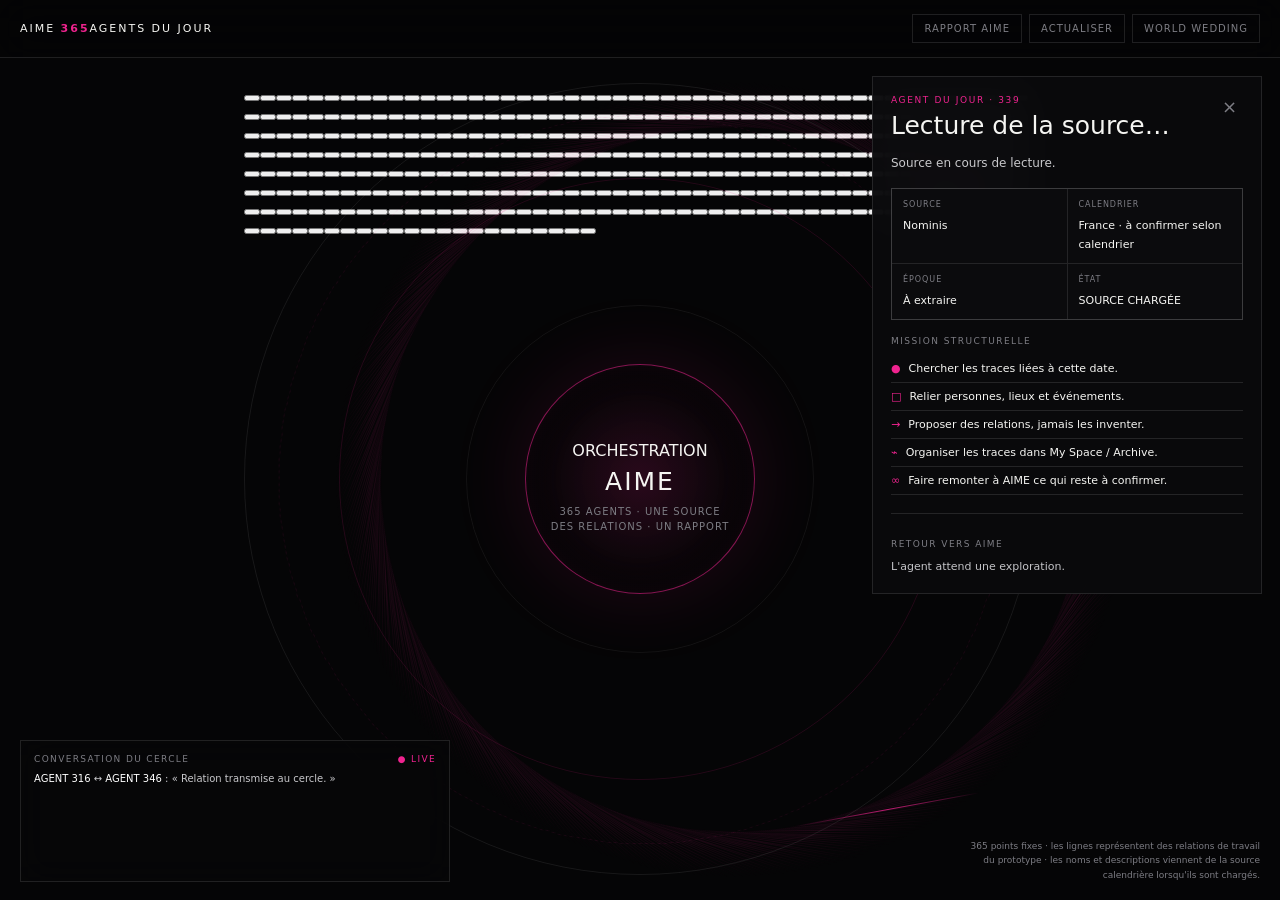
<file: agents.html>
<!doctype html>
<html lang="fr">
<head>
<meta charset="utf-8">
<meta name="viewport" content="width=device-width,initial-scale=1">
<title>AIME 365 — Agents du jour</title>
<style>
:root{--bg:#050506;--fg:#f5f5f2;--muted:#7d7d84;--line:rgba(255,255,255,.11);--f:#ef238f;--soft:rgba(239,35,143,.14);--ok:#bdebd2}
*{box-sizing:border-box}html,body{margin:0;min-height:100%;background:var(--bg);color:var(--fg);font-family:Inter,system-ui,-apple-system,BlinkMacSystemFont,"Helvetica Neue",Arial,sans-serif}
body{overflow:hidden}
button{font:inherit}
#top{height:58px;position:fixed;z-index:20;inset:0 0 auto;display:flex;align-items:center;justify-content:space-between;padding:0 20px;background:rgba(5,5,6,.78);backdrop-filter:blur(18px);border-bottom:1px solid var(--line)}
.brand{font-size:11px;letter-spacing:.18em;text-transform:uppercase}.brand b{color:var(--f)}.top-actions{display:flex;gap:7px}.top-actions button{border:1px solid var(--line);background:transparent;color:var(--muted);padding:8px 11px;font-size:10px;letter-spacing:.1em;text-transform:uppercase;cursor:pointer}.top-actions button:hover{color:#fff;border-color:rgba(255,255,255,.3)}
#stage{position:fixed;inset:58px 0 0;display:grid;place-items:center;overflow:hidden}
#world{position:absolute;width:min(88vw,88vh);height:min(88vw,88vh);min-width:560px;min-height:560px}
.ring{position:absolute;inset:0;border:1px solid rgba(255,255,255,.08);border-radius:50%}
.ring.r2{inset:12%;border-color:rgba(239,35,143,.13)}.ring.r3{inset:28%;border-color:rgba(255,255,255,.06)}
#links{position:absolute;inset:0;pointer-events:none}
.link{position:absolute;height:1px;background:linear-gradient(90deg,transparent,rgba(239,35,143,.18),transparent);opacity:.5;transition:opacity .2s}.link.talking{opacity:1;background:linear-gradient(90deg,transparent,rgba(239,35,143,.8),transparent);animation:linkFlow 1.1s linear infinite}@keyframes linkFlow{from{filter:brightness(.7);opacity:.25}50%{filter:brightness(1.8);opacity:1}to{filter:brightness(.7);opacity:.25}}transform-origin:0 50%}
.agent{position:absolute;width:11px;height:11px;border:1px solid rgba(255,255,255,.42);background:#111;border-radius:50%;transform:translate(-50%,-50%);cursor:pointer;padding:0;transition:transform .18s,border-color .18s,box-shadow .18s,background .18s}
.agent:hover,.agent.active{transform:translate(-50%,-50%) scale(1.7);border-color:var(--f);background:var(--f);box-shadow:0 0 0 5px rgba(239,35,143,.08),0 0 24px rgba(239,35,143,.38)}
.agent.today{background:#fff;border-color:#fff}.agent.talking{animation:agentTalk 1.15s ease-in-out infinite}@keyframes agentTalk{0%,100%{box-shadow:0 0 0 0 rgba(239,35,143,0)}50%{box-shadow:0 0 0 8px rgba(239,35,143,.10),0 0 22px rgba(239,35,143,.30)}}
.agent.loaded{box-shadow:0 0 0 2px rgba(255,255,255,.05)}
#center{position:absolute;left:50%;top:50%;transform:translate(-50%,-50%);width:230px;height:230px;border:1px solid rgba(239,35,143,.55);border-radius:50%;display:flex;align-items:center;justify-content:center;background:radial-gradient(circle,rgba(239,35,143,.16),rgba(5,5,6,.96) 65%);box-shadow:0 0 80px rgba(239,35,143,.12),inset 0 0 45px rgba(239,35,143,.06);z-index:4}
.center-inner{text-align:center}.center-dot{width:16px;height:16px;animation:centerPulse 2s ease-in-out infinite}@keyframes centerPulse{0%,100%{transform:scale(1);box-shadow:0 0 30px rgba(239,35,143,.35)}50%{transform:scale(1.22);box-shadow:0 0 48px rgba(239,35,143,.7)}}border-radius:50%;background:var(--f);margin:0 auto 14px;box-shadow:0 0 30px rgba(239,35,143,.55)}
.center-kicker{font-size:9px;letter-spacing:.24em;color:var(--muted);text-transform:uppercase}.center-title{font-size:25px;letter-spacing:.08em;margin-top:7px}.center-sub{font-size:10px;line-height:1.5;color:var(--muted);margin-top:8px;text-transform:uppercase;letter-spacing:.1em}
#panel{position:fixed;z-index:12;right:18px;top:76px;width:min(390px,calc(100vw - 36px));max-height:calc(100vh - 94px);overflow:auto;background:rgba(10,10,12,.94);border:1px solid var(--line);backdrop-filter:blur(20px);padding:18px;transform:translateX(calc(100% + 30px));transition:transform .28s ease}
#panel.open{transform:none}.close{float:right;border:0;background:transparent;color:var(--muted);cursor:pointer;font-size:18px}
.p-kicker{font-size:9px;letter-spacing:.18em;color:var(--f);text-transform:uppercase}.p-name{font-size:25px;line-height:1.05;margin:8px 0}.p-date{font:11px ui-monospace,monospace;color:var(--muted)}.p-desc{font-size:12px;line-height:1.6;color:#c9c9cc;margin:15px 0}.grid{display:grid;grid-template-columns:1fr 1fr;gap:1px;background:var(--line);border:1px solid var(--line)}.cell{background:#0b0b0d;padding:11px}.cell span{display:block;font-size:8px;color:var(--muted);letter-spacing:.12em;text-transform:uppercase;margin-bottom:5px}.cell strong{font-size:11px;font-weight:500}.missions{margin-top:16px}.missions h3,.report h3{font-size:9px;letter-spacing:.16em;text-transform:uppercase;color:var(--muted);font-weight:500}.mission{display:flex;gap:8px;padding:7px 0;border-bottom:1px solid var(--line);font-size:11px}.mission i{color:var(--f);font-style:normal}.report{margin-top:18px;padding-top:16px;border-top:1px solid var(--line)}
#conversation{position:fixed;z-index:8;left:20px;bottom:18px;width:min(430px,calc(100vw - 40px));background:rgba(7,7,8,.76);border:1px solid var(--line);backdrop-filter:blur(16px);padding:13px}
.conv-head{display:flex;justify-content:space-between;font-size:9px;letter-spacing:.15em;text-transform:uppercase;color:var(--muted);margin-bottom:8px}.pulse{color:var(--f)}#feed{height:96px;overflow:hidden;display:flex;flex-direction:column;gap:7px}.msg{font-size:10px;line-height:1.4;color:#c8c8cb}.msg b{color:#fff;font-weight:500}.msg em{color:var(--f);font-style:normal}
#report{position:fixed;z-index:11;left:20px;top:78px;width:min(360px,calc(100vw - 40px));background:rgba(10,10,12,.94);border:1px solid var(--line);padding:17px;transform:translateY(-130%);transition:transform .28s ease;backdrop-filter:blur(20px)}
#report.open{transform:none}.report-big{font-size:30px;margin:7px 0}.report-copy{font-size:11px;line-height:1.55;color:#c4c4c8}.report-lines{margin-top:13px}.report-lines div{display:flex;justify-content:space-between;padding:7px 0;border-bottom:1px solid var(--line);font-size:10px}.report-lines span{color:var(--muted)}
#legend{position:fixed;right:20px;bottom:18px;z-index:8;color:var(--muted);font-size:9px;line-height:1.6;text-align:right;max-width:300px}
#loading{position:fixed;left:50%;top:50%;transform:translate(-50%,-50%);z-index:10;color:var(--muted);font:10px ui-monospace,monospace;letter-spacing:.12em;text-transform:uppercase;pointer-events:none;opacity:.8}
@media(max-width:760px){#world{min-width:500px;min-height:500px;width:96vw;height:96vw}.agent{width:10px;height:10px}#center{width:170px;height:170px}.center-title{font-size:19px}#legend{display:none}#conversation{bottom:10px;left:10px;width:calc(100vw - 20px)}#panel{right:10px;top:68px;width:calc(100vw - 20px)}#report{left:10px;top:68px;width:calc(100vw - 20px)}}
</style>
</head>
<body>
<header id="top">
  <div class="brand">AIME <b>365</b><span>AGENTS DU JOUR</span></div>
  <div class="top-actions"><button id="btn-report">RAPPORT AIME</button><button id="btn-refresh">ACTUALISER</button><button onclick="location.href='./index.html'">WORLD WEDDING</button></div>
</header>
<main id="stage">
  <div id="world"><div class="ring"></div><div class="ring r2"></div><div class="ring r3"></div><div id="links"></div><div id="agents"></div>
    <div id="center"><div class="center-inner"><div class="center-dot"></div><div class="center-kicker">ORCHESTRATION</div><div class="center-title">AIME</div><div class="center-sub">365 agents · une source<br>des relations · un rapport</div></div></div>
  </div>
</main>
<section id="conversation"><div class="conv-head"><span>CONVERSATION DU CERCLE</span><span class="pulse">● LIVE</span></div><div id="feed"></div></section>
<section id="report"><button class="close" id="close-report">×</button><div class="p-kicker">AIME · SYNTHÈSE</div><div class="report-big" id="report-count">365</div><div class="report-copy">Les agents ne décident pas à la place de l'humain. Ils explorent des sources, proposent des relations et remontent les éléments à vérifier.</div><div class="report-lines"><div><span>Agents actifs</span><b id="r-active">0</b></div><div><span>Relations explorées</span><b id="r-relations">0</b></div><div><span>Sources chargées</span><b id="r-sources">0</b></div><div><span>Points à confirmer</span><b id="r-confirm">0</b></div></div></section>
<aside id="panel"><button class="close" id="close-panel">×</button><div class="p-kicker">AGENT DU JOUR · <span id="p-id"></span></div><div class="p-name" id="p-name">Chargement…</div><div class="p-date" id="p-date"></div><p class="p-desc" id="p-desc">Source en cours de lecture.</p><div class="grid"><div class="cell"><span>Source</span><strong id="p-source">Nominis</strong></div><div class="cell"><span>Calendrier</span><strong id="p-calendar">France · à confirmer selon calendrier</strong></div><div class="cell"><span>Époque</span><strong id="p-era">À extraire</strong></div><div class="cell"><span>État</span><strong id="p-state">SOURCE CHARGÉE</strong></div></div><div class="missions"><h3>Mission structurelle</h3><div class="mission"><i>●</i> Chercher les traces liées à cette date.</div><div class="mission"><i>□</i> Relier personnes, lieux et événements.</div><div class="mission"><i>→</i> Proposer des relations, jamais les inventer.</div><div class="mission"><i>⌁</i> Organiser les traces dans My Space / Archive.</div><div class="mission"><i>∞</i> Faire remonter à AIME ce qui reste à confirmer.</div></div><div class="report"><h3>Retour vers AIME</h3><div id="p-return" class="report-copy">L'agent attend une exploration.</div></div></aside>
<div id="loading">construction du cercle…</div>
<div id="legend">365 points fixes · les lignes représentent des relations de travail du prototype · les noms et descriptions viennent de la source calendrière lorsqu'ils sont chargés.</div>
<script>
const TOTAL=365, year=new Date().getFullYear();
const monthLengths=[31,28,31,30,31,30,31,31,30,31,30,31];
if((year%4===0&&year%100!==0)||year%400===0) monthLengths[1]=29;
const agentsEl=document.getElementById('agents'), linksEl=document.getElementById('links'), feedEl=document.getElementById('feed');
const loaded=new Map(), active=new Set();
const fmt=n=>String(n).padStart(3,'0');
function dayToDate(n){let m=0,d=n;while(d>monthLengths[m]){d-=monthLengths[m];m++}return {day:d,month:m+1};}
function angle(n){return (-Math.PI/2)+(n-1)*(Math.PI*2/TOTAL)}
function point(n,r=46){const a=angle(n);return {x:50+Math.cos(a)*r,y:50+Math.sin(a)*r}}
function addAgent(n){
  const p=point(n,46), b=document.createElement('button'); b.className='agent'; b.dataset.day=n; b.style.left=p.x+'%'; b.style.top=p.y+'%'; b.title='Agent '+fmt(n);
  if(n===dayOfYear(new Date())) b.classList.add('today');
  b.addEventListener('click',()=>selectAgent(n,b)); agentsEl.appendChild(b);
}
function addLink(a,b){
  const p1=point(a,46),p2=point(b,46);const dx=p2.x-p1.x,dy=p2.y-p1.y,len=Math.hypot(dx,dy);
  const el=document.createElement('div');el.className='link';el.style.left=p1.x+'%';el.style.top=p1.y+'%';el.style.width=len+'%';el.style.transform='rotate('+Math.atan2(dy,dx)+'rad)';linksEl.appendChild(el);
}
for(let i=1;i<=TOTAL;i++) addAgent(i);
for(let i=1;i<=TOTAL;i++){addLink(i,i===TOTAL?1:i+1);addLink(i,((i+30-1)%TOTAL)+1)}
document.getElementById('loading').style.display='none';
function dayOfYear(d){const start=new Date(d.getFullYear(),0,0);return Math.floor((d-start)/86400000)}
function api(n){const d=dayToDate(n);return 'https://nominis.cef.fr/json/saintdujour.php?annee='+year+'&jour='+d.day+'&mois='+d.month}
async function loadAgent(n){
  if(loaded.has(n)) return loaded.get(n);
  const r=await fetch(api(n),{cache:'force-cache'}); const j=await r.json(); const s=j?.response?.saintdujour||{};
  const data={name:s.nom||('Agent '+fmt(n)),description:(s.contenu||'').replace(/<[^>]+>/g,' ').replace(/\s+/g,' ').trim().slice(0,420),descriptionRaw:s.description||'',date:dayToDate(n)};
  loaded.set(n,data); active.add(n); return data;
}
function push(text){const el=document.createElement('div');el.className='msg';el.innerHTML=text;feedEl.prepend(el);while(feedEl.children.length>5)feedEl.lastChild.remove();document.getElementById('r-active').textContent=active.size;document.getElementById('r-sources').textContent=loaded.size;document.getElementById('r-relations').textContent=Math.min(TOTAL*2,active.size*2);document.getElementById('r-confirm').textContent=Math.max(0,active.size-3)}
function animateConversation(){
  const buttons=[...document.querySelectorAll('.agent')];
  const links=[...document.querySelectorAll('.link')];
  if(!buttons.length)return;
  const a=buttons[Math.floor(Math.random()*buttons.length)];
  const b=buttons[(buttons.indexOf(a)+30)%buttons.length];
  buttons.forEach(x=>x.classList.remove('talking')); links.forEach(x=>x.classList.remove('talking'));
  a.classList.add('talking'); b.classList.add('talking');
  const idx=buttons.indexOf(a);
  if(links[idx])links[idx].classList.add('talking');
  push('<b>AGENT '+fmt(idx+1)+'</b> ↔ <b>AGENT '+fmt(buttons.indexOf(b)+1)+'</b> : « Relation transmise au cercle. »');
}
setInterval(animateConversation,1800);
setTimeout(animateConversation,900);
async function selectAgent(n,b){
  document.querySelectorAll('.agent.active').forEach(x=>x.classList.remove('active'));b.classList.add('active');
  const panel=document.getElementById('panel');panel.classList.add('open');document.getElementById('p-id').textContent=fmt(n);document.getElementById('p-name').textContent='Lecture de la source…';
  const data=await loadAgent(n);document.getElementById('p-name').textContent=data.name;document.getElementById('p-date').textContent='JOUR '+fmt(n)+' · '+String(data.date.day).padStart(2,'0')+'/'+String(data.date.month).padStart(2,'0')+'/'+year;document.getElementById('p-desc').textContent=data.description||'Aucune description retournée.';document.getElementById('p-era').textContent=data.descriptionRaw||'Voir la source';document.getElementById('p-return').textContent=data.name+' transmet à AIME ses traces, ses relations potentielles et les éléments qui demandent confirmation.';push('<b>'+data.name+'</b> → AIME : « J’ai chargé ma source et je cherche les relations pertinentes. »');setTimeout(()=>push('<b>AIME</b> → cercle : « Je conserve la source. Je ne transforme pas une hypothèse en fait. »'),180)
}
document.getElementById('close-panel').onclick=()=>document.getElementById('panel').classList.remove('open');
document.getElementById('btn-report').onclick=()=>document.getElementById('report').classList.toggle('open');
document.getElementById('close-report').onclick=()=>document.getElementById('report').classList.remove('open');
document.getElementById('btn-refresh').onclick=()=>location.reload();
async function boot(){const today=dayOfYear(new Date());const b=document.querySelector('.agent[data-day="'+today+'"]');if(b)await selectAgent(today,b);push('<b>365 agents</b> → cercle : « Nous partageons une même source et des missions différentes par date. »');push('<b>AIME</b> → cercle : « Discutez, reliez, sourcer. Je ferai la synthèse. »')}
boot();
</script>
</body>
</html>
</file>
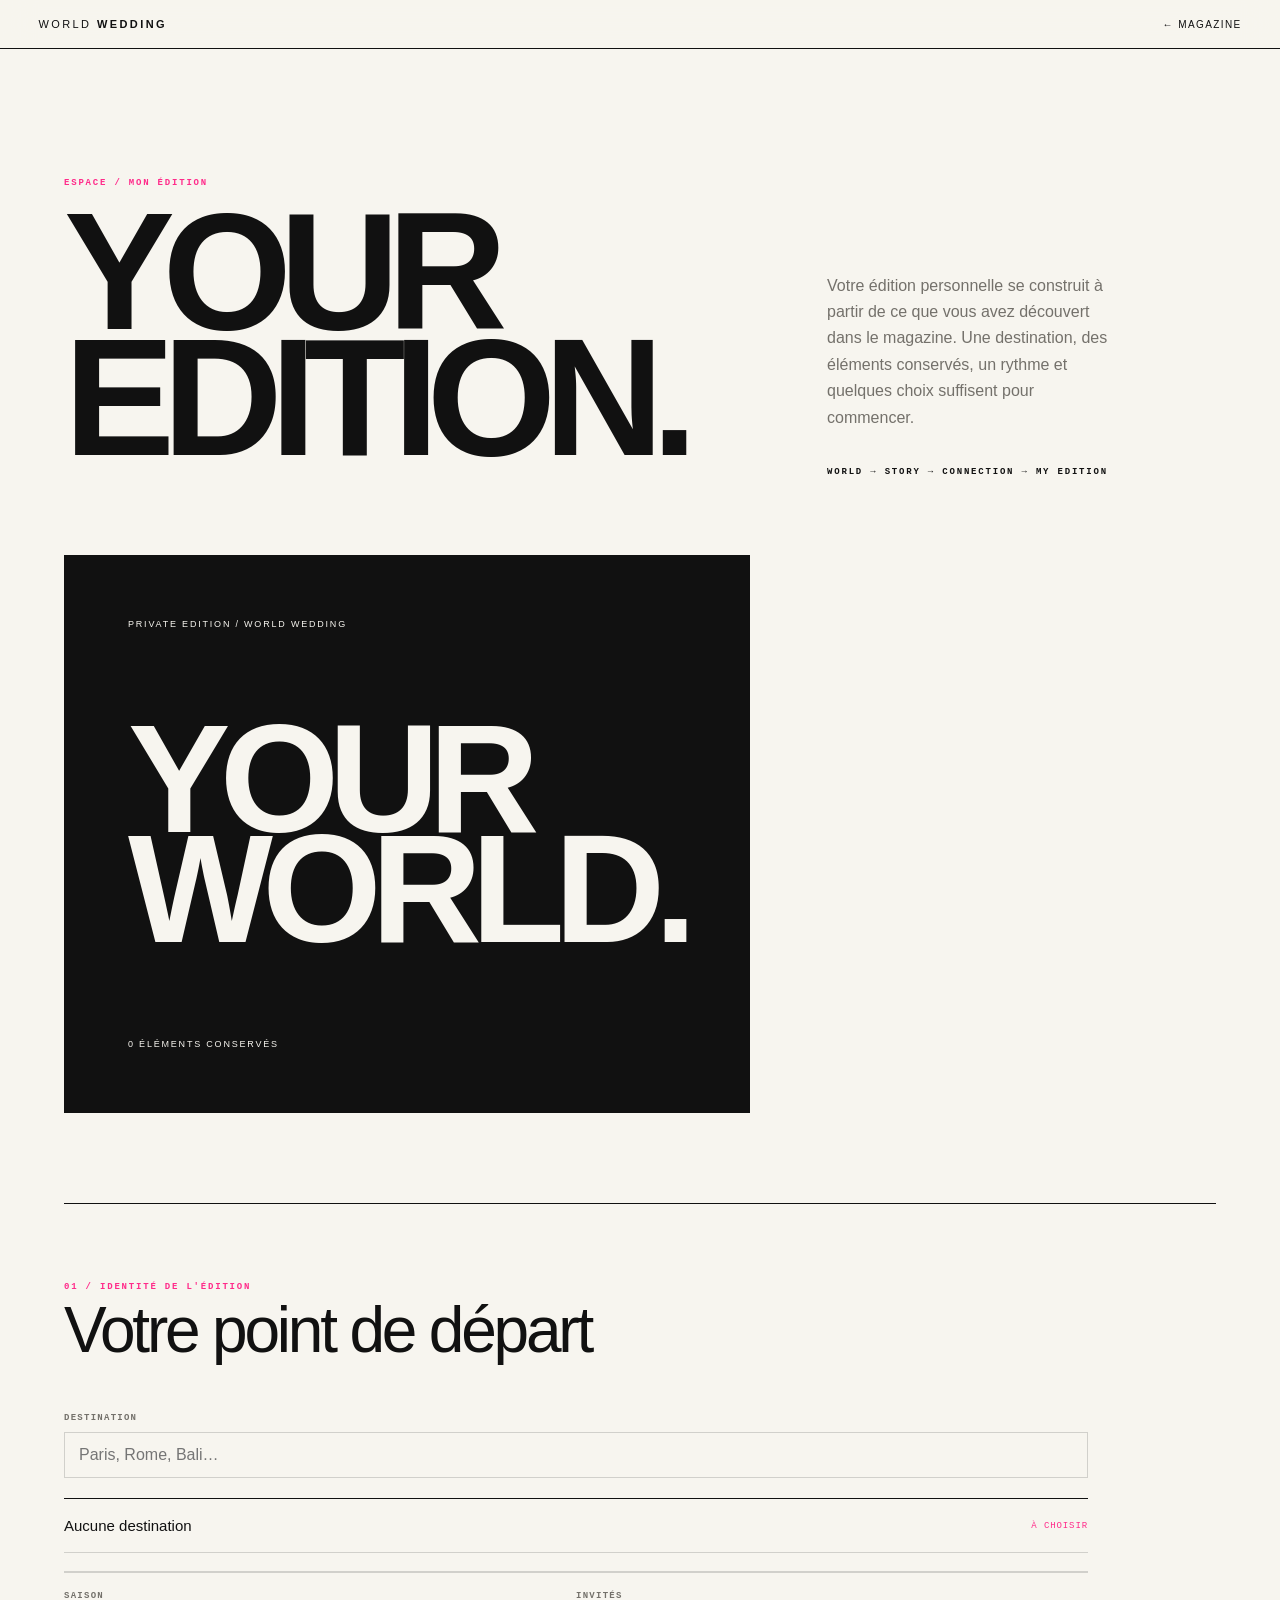
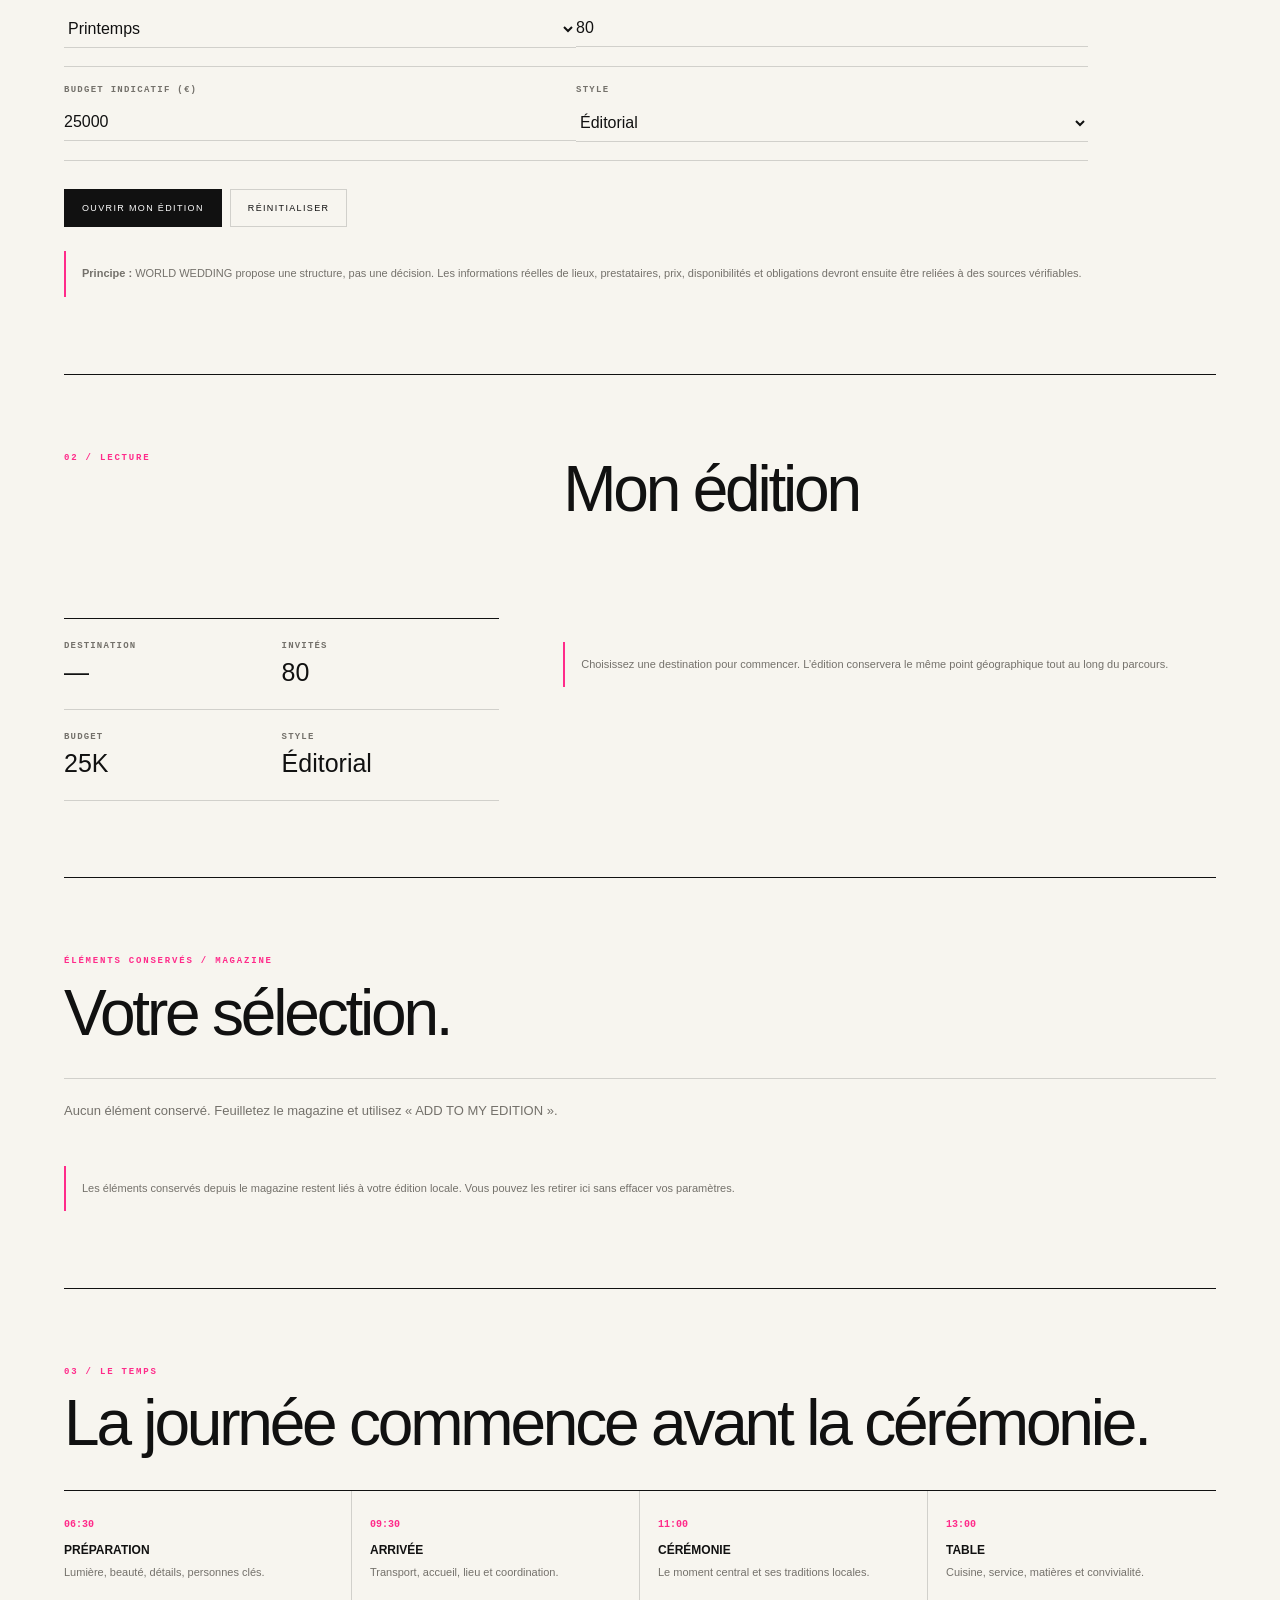
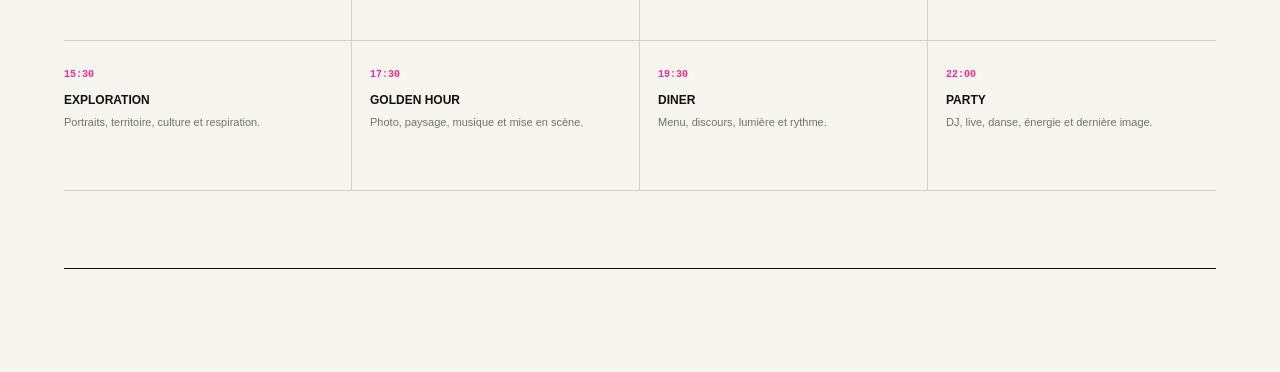
<file: my-wedding.html>
<!doctype html>
<html lang="fr">
<head>
<meta charset="utf-8">
<meta name="viewport" content="width=device-width,initial-scale=1">
<title>WORLD WEDDING — ESPACE</title>
<script src="./destinations.js"></script>
<script src="./world-object.js"></script>
<style>
:root{--bg:#f7f5ef;--ink:#111;--muted:#74716b;--line:rgba(17,17,17,.16);--accent:#ff2b8a;--panel:#fffdf8}
*{box-sizing:border-box}html,body{margin:0;background:var(--bg);color:var(--ink);font-family:Arial,Helvetica,sans-serif}button,input,select{font:inherit}button{cursor:pointer}
header{position:sticky;top:0;z-index:20;background:rgba(247,245,239,.94);backdrop-filter:blur(16px);border-bottom:1px solid var(--ink)}
.head{max-width:1500px;margin:auto;padding:18px 3vw;display:flex;justify-content:space-between;align-items:center}.logo{font-size:11px;letter-spacing:.22em}.logo span{font-weight:700}.links{display:flex;gap:18px}.links a{color:inherit;text-decoration:none;font-size:10px;letter-spacing:.14em;text-transform:uppercase}
main{max-width:none;margin:auto;padding:0 5vw 8vw}.hero{display:grid;grid-template-columns:1.25fr .75fr;gap:6vw;align-items:end;min-height:78vh;padding:10vw 0 7vw;border-bottom:1px solid var(--ink)}
.kicker{font:600 9px/1.4 monospace;letter-spacing:.2em;color:var(--accent);text-transform:uppercase}.hero h1{font-size:clamp(70px,13vw,190px);line-height:.76;font-weight:700;letter-spacing:-.075em;margin:18px 0}.hero-art{min-height:62vh;background:#111;color:#f7f5ef;padding:5vw;display:flex;flex-direction:column;justify-content:space-between}.hero-art strong{font-size:clamp(70px,12vw,170px);line-height:.72;letter-spacing:-.07em}.hero-art small{font-size:9px;letter-spacing:.2em;text-transform:uppercase}.hero h1 span{display:block}.lead{font-size:16px;line-height:1.65;color:var(--muted);max-width:540px}
.layout{display:grid;grid-template-columns:1fr;gap:0;margin-top:0}.panel{background:transparent;border:0;border-bottom:1px solid var(--ink);padding:6vw 0}.panel h2{font-size:clamp(32px,5vw,70px);font-weight:400;letter-spacing:-.05em;margin:0 0 28px}.layout>.panel:first-child{padding-right:10vw}.layout>.panel:nth-child(2){display:grid;grid-template-columns:.8fr 1.2fr;gap:5vw;align-items:start}.fields{display:grid;grid-template-columns:1fr 1fr;gap:0;border-top:1px solid var(--line)}.field{background:transparent;padding:18px 0;border-bottom:1px solid var(--line)}.field label{display:block;font:600 9px monospace;letter-spacing:.14em;text-transform:uppercase;color:var(--muted);margin-bottom:9px}.field input,.field select{width:100%;border:0;border-bottom:1px solid var(--line);background:transparent;padding:9px 0;outline:none;color:var(--ink)}
.search{position:relative}.search input{width:100%;border:1px solid var(--line);background:transparent;padding:13px 14px}.results{position:absolute;z-index:10;left:0;right:0;top:49px;background:var(--panel);border:1px solid var(--line);max-height:230px;overflow:auto;display:none}.results.open{display:block}.result{display:flex;justify-content:space-between;padding:12px 14px;border-bottom:1px solid var(--line);background:none;width:100%;text-align:left}.result:hover{background:#f0ede5}.result small{color:var(--muted)}
.selected{margin-top:20px;padding:18px 0;border-top:1px solid var(--ink);border-bottom:1px solid var(--line);display:flex;justify-content:space-between;align-items:center}.selected b{font-size:15px;font-weight:400}.selected span{font:9px monospace;letter-spacing:.1em;color:#ff2b8a}
.actions{display:flex;gap:8px;margin-top:28px}.btn{border:1px solid var(--ink);background:var(--ink);color:#fff;padding:13px 17px;font-size:9px;letter-spacing:.15em;text-transform:uppercase}.btn.alt{background:transparent;color:var(--ink);border-color:var(--line)}
.timeline{display:grid;grid-template-columns:repeat(4,1fr);gap:0;border-top:1px solid var(--ink);margin-top:30px}.moment{background:transparent;padding:22px 18px 22px 0;min-height:150px;border-bottom:1px solid var(--line);border-right:1px solid var(--line)}.moment:nth-child(4n){border-right:0;padding-left:18px}.moment:nth-child(4n+2),.moment:nth-child(4n+3){padding-left:18px}.moment time{font:600 10px monospace;color:var(--accent)}.moment b{display:block;font-size:12px;margin-top:12px}.moment span{display:block;color:var(--muted);font-size:11px;line-height:1.5;margin-top:7px}
.summary{display:grid;grid-template-columns:repeat(2,1fr);gap:0;border-top:1px solid var(--ink)}.stat{background:transparent;padding:22px 0;border-bottom:1px solid var(--line)}.stat b{display:block;font:600 9px monospace;color:var(--muted);letter-spacing:.13em}.stat strong{display:block;font-size:25px;font-weight:300;margin-top:7px}
.notice{margin-top:24px;padding:14px 0;border-left:2px solid var(--accent);padding-left:16px;background:transparent}.notice p{margin:0;color:var(--muted);font-size:11px;line-height:1.6}
@media(max-width:850px){.hero,.layout,.layout>.panel:nth-child(2){grid-template-columns:1fr}.hero{min-height:auto;padding:22vw 0 12vw}.hero-art{min-height:50vh}.fields{grid-template-columns:1fr}.timeline{grid-template-columns:1fr 1fr}.links{display:none}.layout>.panel:first-child{padding-right:0}}
@media(max-width:520px){.timeline{grid-template-columns:1fr}}
</style>
</head>
<body>
<header><div class="head"><div class="logo">WORLD <span>WEDDING</span></div><nav class="links"><a href="./index.html">← Magazine</a></nav></div></header>
<main>
<section class="hero"><div><div class="kicker">ESPACE / MON ÉDITION</div><h1>YOUR<br><span>EDITION.</span></h1></div><div><p class="lead">Votre édition personnelle se construit à partir de ce que vous avez découvert dans le magazine. Une destination, des éléments conservés, un rythme et quelques choix suffisent pour commencer.</p><div class="kicker" style="margin-top:35px;color:#111">WORLD → STORY → CONNECTION → MY EDITION</div></div><div class="hero-art"><small>PRIVATE EDITION / WORLD WEDDING</small><strong id="heroPlace">YOUR<br>WORLD.</strong><small id="heroCount">0 ÉLÉMENT CONSERVÉ</small></div></section>
<div class="layout">
<section class="panel"><div class="kicker">01 / IDENTITÉ DE L'ÉDITION</div><h2>Votre point de départ</h2>
<div class="field"><label>Destination</label><div class="search"><input id="destination" placeholder="Paris, Rome, Bali…" autocomplete="off"><div class="results" id="results"></div></div><div class="selected" id="selected"><b>Aucune destination</b><span>À CHOISIR</span></div></div>
<div class="fields">
<div class="field"><label>Saison</label><select id="season"><option>Printemps</option><option>Été</option><option>Automne</option><option>Hiver</option></select></div>
<div class="field"><label>Invités</label><input id="guests" type="number" min="2" value="80"></div>
<div class="field"><label>Budget indicatif (€)</label><input id="budget" type="number" min="0" step="1000" value="25000"></div>
<div class="field"><label>Style</label><select id="style"><option>Éditorial</option><option>Intime</option><option>Contemporain</option><option>Nature</option><option>Traditionnel</option><option>Destination</option></select></div>
</div>
<div class="actions"><button class="btn" id="generate">Ouvrir mon édition</button><button class="btn alt" id="reset">Réinitialiser</button></div>
<div class="notice"><p><strong>Principe :</strong> WORLD WEDDING propose une structure, pas une décision. Les informations réelles de lieux, prestataires, prix, disponibilités et obligations devront ensuite être reliées à des sources vérifiables.</p></div>
</section>
<aside class="panel"><div class="kicker">02 / LECTURE</div><h2>Mon édition</h2><div class="summary"><div class="stat"><b>DESTINATION</b><strong id="sDest">—</strong></div><div class="stat"><b>INVITÉS</b><strong id="sGuests">80</strong></div><div class="stat"><b>BUDGET</b><strong id="sBudget">25K</strong></div><div class="stat"><b>STYLE</b><strong id="sStyle">Éditorial</strong></div></div><div class="notice"><p id="summaryText">Choisissez une destination pour commencer. Votre édition conserve le même fil du magazine.</p></div></aside>
</div>
<section class="panel" id="saved-section">
  <div class="kicker">ÉLÉMENTS CONSERVÉS / MAGAZINE</div>
  <h2 style="margin-top:8px">Votre sélection.</h2>
  <div id="saved-list" style="border-top:1px solid var(--line)"></div>
  <div class="notice"><p>Les éléments conservés depuis le magazine restent liés à votre édition locale. Vous pouvez les retirer ici sans effacer vos paramètres.</p></div>
</section>
<section class="panel"><div class="kicker">03 / LE TEMPS</div><h2 style="margin-top:8px">La journée commence avant la cérémonie.</h2><div class="timeline" id="timeline"></div></section>
</main>
<script>
const D=window.WORLD_WEDDING_DESTINATIONS||[]; let selected=null;
const $=id=>document.getElementById(id);
const esc=s=>String(s??'').replace(/[&<>"]/g,c=>({'&':'&amp;','<':'&lt;','>':'&gt;','"':'&quot;'}[c]));
function renderResults(q=''){const term=q.trim().toLowerCase();const list=D.filter(d=>!term||[d.name,d.country,d.region,...(d.keywords||[])].join(' ').toLowerCase().includes(term)).slice(0,12);$('results').innerHTML=list.map(d=>'<button class="result" data-id="'+d.id+'"><span>'+esc(d.name)+'</span><small>'+esc(d.country)+'</small></button>').join('');$('results').classList.toggle('open',list.length>0&&document.activeElement===$('destination'));document.querySelectorAll('.result').forEach(b=>b.onclick=()=>choose(Number(b.dataset.id)));}
function choose(id){selected=D.find(d=>d.id===id)||null;if(!selected)return;$('destination').value=selected.name;$('selected').innerHTML='<b>'+esc(selected.name)+' · '+esc(selected.country)+'</b><span>WWC '+String(selected.id).padStart(3,'0')+'</span>';$('results').classList.remove('open');update();}
function update(){const g=Number($('guests').value||0),b=Number($('budget').value||0);$('sDest').textContent=selected?.name||'—';$('sGuests').textContent=g||'—';$('sBudget').textContent=b?Math.round(b/1000)+'K':'—';$('sStyle').textContent=$('style').value;$('heroPlace').innerHTML=selected?(esc(selected.name).replace(/\s+/g,'<br>')):'YOUR<br>WORLD.';const saved=(JSON.parse(localStorage.getItem('ww-my-wedding-v1')||'{}')||{}).savedObjects||[];$('heroCount').textContent=saved.length+' ÉLÉMENT'+(saved.length===1?'':'S')+' CONSERVÉ'+(saved.length===1?'':'S');$('summaryText').textContent=selected?'Votre édition commence à '+selected.name+', '+selected.country+'. La saison, le nombre d’invités, le budget et le style servent à construire une première lecture.':'Choisissez une destination pour commencer. L’édition conservera le même point géographique tout au long du parcours.';renderTimeline();}
const moments=[['06:30','PRÉPARATION','Lumière, beauté, détails, personnes clés.'],['09:30','ARRIVÉE','Transport, accueil, lieu et coordination.'],['11:00','CÉRÉMONIE','Le moment central et ses traditions locales.'],['13:00','TABLE','Cuisine, service, matières et convivialité.'],['15:30','EXPLORATION','Portraits, territoire, culture et respiration.'],['17:30','GOLDEN HOUR','Photo, paysage, musique et mise en scène.'],['19:30','DINER','Menu, discours, lumière et rythme.'],['22:00','PARTY','DJ, live, danse, énergie et dernière image.']];
function renderTimeline(){$('timeline').innerHTML=moments.map(m=>'<article class="moment"><time>'+m[0]+'</time><b>'+m[1]+'</b><span>'+m[2]+(selected?' · '+esc(selected.name):'')+'</span></article>').join('');}
$('destination').oninput=e=>renderResults(e.target.value);$('destination').onfocus=()=>renderResults($('destination').value);document.addEventListener('click',e=>{if(!e.target.closest('.search'))$('results').classList.remove('open')});
['season','guests','budget','style'].forEach(id=>$(id).addEventListener('input',update));
$('generate').onclick=()=>{if(selected){const wedding={destinationId:selected.id,season:$('season').value,guests:Number($('guests').value),budget:Number($('budget').value),style:$('style').value};const previous=JSON.parse(localStorage.getItem('ww-my-wedding-v1')||'{}')||{};localStorage.setItem('ww-my-wedding-v1',JSON.stringify({...previous,...wedding}));if(window.WORLD_OBJECT)window.WORLD_OBJECT.saveToWedding(window.WORLD_OBJECT.destination(selected),{origin:'my-wedding',season:wedding.season,guests:wedding.guests,budget:wedding.budget,style:wedding.style});}update();$('generate').textContent='ÉDITION ENREGISTRÉE';setTimeout(()=>$('generate').textContent='Ouvrir mon édition',1400)};
$('reset').onclick=()=>{localStorage.removeItem('ww-my-wedding-v1');selected=null;$('destination').value='';$('selected').innerHTML='<b>Aucune destination</b><span>À CHOISIR</span>';$('guests').value=80;$('budget').value=25000;$('style').value='Éditorial';update()};
function renderSaved(){const w=JSON.parse(localStorage.getItem('ww-my-wedding-v1')||'{}')||{};const list=Array.isArray(w.savedObjects)?w.savedObjects:[];const el=$('saved-list');if(!el)return;if(!list.length){el.innerHTML='<div style="padding:24px 0;color:var(--muted);font-size:13px">Aucun élément conservé. Feuilletez le magazine et utilisez « ADD TO MY EDITION ».</div>';return}el.innerHTML=list.map((o,i)=>{const sourceId=o.sourceId??(String(o.id||'').startsWith('destination:')?String(o.id).slice(12):'');const open=sourceId?'<a class="btn alt" style="text-decoration:none;display:inline-block" href="./index.html?destination='+encodeURIComponent(sourceId)+'#destination-story">VOIR DANS LE MAGAZINE</a>':'';return '<div style="display:flex;justify-content:space-between;gap:20px;align-items:center;padding:18px 0;border-bottom:1px solid var(--line)"><div><b style="font-size:17px;font-weight:400">'+esc(o.name||o.id||'Élément')+'</b><div style="margin-top:6px;color:var(--muted);font:9px monospace;letter-spacing:.12em;text-transform:uppercase">'+esc(o.type||'object')+' · '+esc(o.country||o.region||'WORLD')+'</div></div><div style="display:flex;gap:8px;align-items:center">'+open+'<button class="btn alt" type="button" data-remove="'+i+'">RETIRER</button></div></div>'}).join('');el.querySelectorAll('[data-remove]').forEach(b=>b.onclick=()=>{const w2=JSON.parse(localStorage.getItem('ww-my-wedding-v1')||'{}')||{};const arr=Array.isArray(w2.savedObjects)?w2.savedObjects:[];arr.splice(Number(b.dataset.remove),1);w2.savedObjects=arr;localStorage.setItem('ww-my-wedding-v1',JSON.stringify(w2));renderSaved();});}
(()=>{try{const s=JSON.parse(localStorage.getItem('ww-my-wedding-v1')||'null');if(s){if(s.destinationId)choose(s.destinationId);$('season').value=s.season||'Été';$('guests').value=s.guests||80;$('budget').value=s.budget||25000;$('style').value=s.style||'Éditorial'}}catch{}update();renderSaved()})();
</script>
</body></html>
</file>
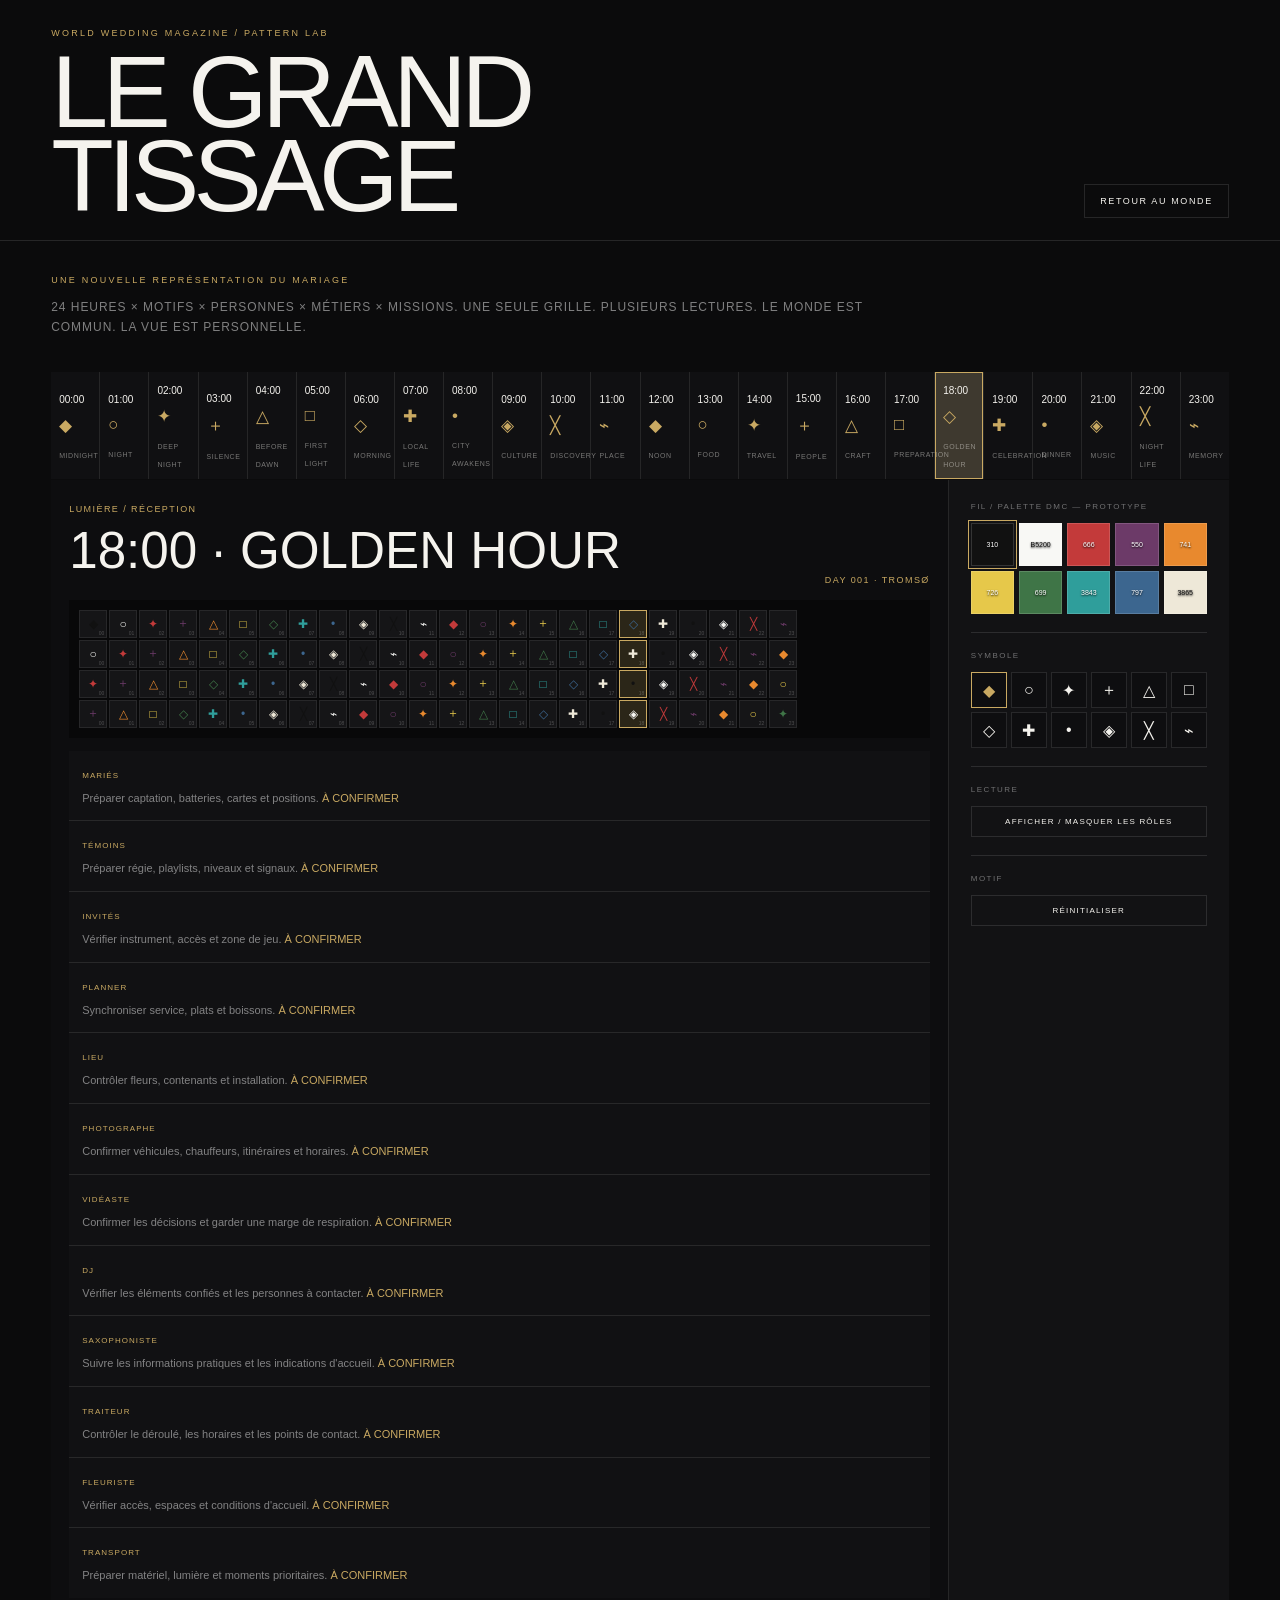
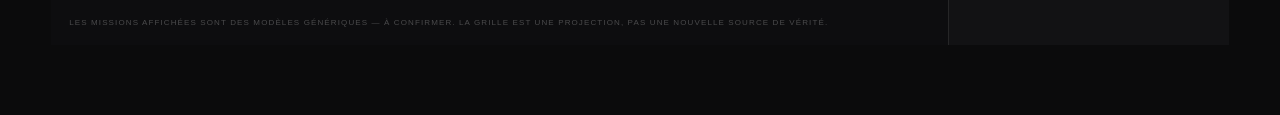
<file: pattern-lab.html>
<!doctype html>
<html lang="fr">
<head>
<meta charset="utf-8">
<meta name="viewport" content="width=device-width,initial-scale=1">
<title>WORLD WEDDING — PATTERN LAB</title>
<script src="./destinations.js"></script>
<style>
*{box-sizing:border-box}html,body{margin:0;background:#0b0b0c;color:#f5f3ee;font-family:Arial,Helvetica,sans-serif}button{font:inherit;color:inherit}
:root{--gold:#c9a962;--line:rgba(255,255,255,.11);--panel:#121214}
body{min-height:100vh}
header{padding:28px 4vw 22px;border-bottom:1px solid var(--line);display:flex;justify-content:space-between;gap:30px;align-items:end}
.k{font-size:9px;letter-spacing:.25em;text-transform:uppercase;color:var(--gold)}h1{font-size:clamp(42px,8vw,112px);font-weight:200;line-height:.82;letter-spacing:-.055em;margin:12px 0 0;text-transform:uppercase}p{color:rgba(255,255,255,.48);line-height:1.7}
a{color:inherit;text-decoration:none;border:1px solid var(--line);padding:11px 15px;font-size:9px;letter-spacing:.18em;text-transform:uppercase}
main{padding:0 4vw 70px}.intro{max-width:850px;padding:34px 0 22px}.intro p{font-size:12px;letter-spacing:.08em;text-transform:uppercase}
.hour-grid{display:grid;grid-template-columns:repeat(24,minmax(45px,1fr));gap:1px;background:var(--line);overflow:auto}
.hour{border:0;background:#101012;min-height:82px;text-align:left;padding:8px;cursor:pointer}.hour:hover,.hour.active{background:rgba(201,169,98,.15);outline:1px solid var(--gold);outline-offset:-1px}.hour b{font-size:10px;font-weight:400}.hour .sym{font-size:17px;color:var(--gold);display:block;margin:8px 0}.hour small{font-size:7px;opacity:.45;text-transform:uppercase;letter-spacing:.08em}
.layout{display:grid;grid-template-columns:minmax(0,1fr) 280px;gap:1px;background:var(--line);margin-top:1px}
.board{background:#0d0d0f;padding:18px;overflow:auto}.board-head{display:flex;justify-content:space-between;gap:20px;align-items:end;margin-bottom:15px}.board-head h2{font-weight:200;font-size:clamp(25px,4vw,54px);margin:5px 0}.board-head span{font-size:9px;letter-spacing:.16em;color:var(--gold);text-transform:uppercase}
.mosaic{display:grid;grid-template-columns:repeat(24,28px);grid-auto-rows:28px;gap:2px;min-width:max-content;padding:10px;background:#080809}
.cell{border:1px solid rgba(255,255,255,.08);background:#151517;display:grid;place-items:center;position:relative;cursor:pointer;font-size:12px}.cell:hover{border-color:var(--gold)}.cell.active{background:rgba(201,169,98,.18);border-color:var(--gold)}.cell .h{position:absolute;bottom:1px;right:2px;font-size:5px;color:rgba(255,255,255,.25)}
.legend{margin-top:12px;display:grid;grid-template-columns:repeat(6,1fr);gap:2px}.legend button{background:#121214;border:1px solid var(--line);padding:8px 4px;font-size:7px;cursor:pointer}.legend button.active{border-color:var(--gold);color:var(--gold)}
.tools{background:var(--panel);padding:22px}.tool{border-top:1px solid var(--line);padding:18px 0}.tool:first-child{border-top:0;padding-top:0}.tool-title{font-size:8px;letter-spacing:.18em;text-transform:uppercase;color:rgba(255,255,255,.4);margin-bottom:12px}.colors{display:grid;grid-template-columns:repeat(5,1fr);gap:5px}.color{aspect-ratio:1;border:1px solid rgba(255,255,255,.15);cursor:pointer;font-size:7px;color:#fff;text-shadow:0 1px 2px #000}.color.active{outline:1px solid var(--gold);outline-offset:2px}.symbols{display:grid;grid-template-columns:repeat(6,1fr);gap:4px}.symbols button{aspect-ratio:1;border:1px solid var(--line);background:#0e0e10;cursor:pointer;font-size:16px}.symbols button.active{border-color:var(--gold);color:var(--gold)}.tools button.action{width:100%;padding:10px;border:1px solid var(--line);background:transparent;cursor:pointer;font-size:8px;letter-spacing:.15em;text-transform:uppercase}.tools button.action:hover{border-color:var(--gold)}.roles{display:grid;gap:1px;background:var(--line);margin-top:1px}.role{background:#111113;padding:13px}.role b{font-size:8px;letter-spacing:.13em;font-weight:400;color:var(--gold)}.role p{font-size:11px;margin:7px 0 0}.note{font-size:8px;letter-spacing:.14em;text-transform:uppercase;color:rgba(255,255,255,.25);margin-top:20px}
@media(max-width:900px){header{align-items:start;flex-direction:column}.layout{grid-template-columns:1fr}.hour-grid{grid-template-columns:repeat(12,70px)}.mosaic{grid-template-columns:repeat(24,25px);grid-auto-rows:25px}}
</style>
</head>
<body>
<header><div><div class="k">WORLD WEDDING MAGAZINE / PATTERN LAB</div><h1>Le grand<br>tissage</h1></div><a href="./">Retour au monde</a></header>
<main>
<section class="intro"><div class="k">Une nouvelle représentation du mariage</div><p>24 heures × motifs × personnes × métiers × missions. Une seule grille. Plusieurs lectures. Le monde est commun. La vue est personnelle.</p></section>
<section class="hour-grid" id="hours"></section>
<div class="layout">
<section class="board">
<div class="board-head"><div><span id="phase">PHASE</span><h2 id="moment">18:00 · GOLDEN HOUR</h2></div><span id="destination">DAY 001 · TROMSØ</span></div>
<div class="mosaic" id="mosaic"></div>
<div class="legend" id="legend"></div>
<div class="roles" id="roles"></div>
<div class="note">Les missions affichées sont des modèles génériques — à confirmer. La grille est une projection, pas une nouvelle source de vérité.</div>
</section>
<aside class="tools">
<div class="tool"><div class="tool-title">Fil / palette DMC — prototype</div><div class="colors" id="colors"></div></div>
<div class="tool"><div class="tool-title">Symbole</div><div class="symbols" id="symbols"></div></div>
<div class="tool"><div class="tool-title">Lecture</div><button class="action" id="toggleRoles">Afficher / masquer les rôles</button></div>
<div class="tool"><div class="tool-title">Motif</div><button class="action" id="reset">Réinitialiser</button></div>
</aside>
</div>
</main>
<script>
const hours=["MIDNIGHT","NIGHT","DEEP NIGHT","SILENCE","BEFORE DAWN","FIRST LIGHT","MORNING","LOCAL LIFE","CITY AWAKENS","CULTURE","DISCOVERY","PLACE","NOON","FOOD","TRAVEL","PEOPLE","CRAFT","PREPARATION","GOLDEN HOUR","CELEBRATION","DINNER","MUSIC","NIGHT LIFE","MEMORY"];
const phases=["VEILLE / NUIT","VEILLE / NUIT","VEILLE / NUIT","VEILLE / NUIT","VEILLE / NUIT","PRÉPARATIFS","PRÉPARATIFS","PRÉPARATIFS","MISE EN PLACE","MISE EN PLACE","MISE EN PLACE","ACCUEIL","ACCUEIL","ACCUEIL","CÉRÉMONIE / COCKTAIL","CÉRÉMONIE / COCKTAIL","CÉRÉMONIE / COCKTAIL","LUMIÈRE / RÉCEPTION","LUMIÈRE / RÉCEPTION","LUMIÈRE / RÉCEPTION","DÎNER / FÊTE","DÎNER / FÊTE","DÎNER / FÊTE","MÉMOIRE / FIN"];
const symbols=["◆","○","✦","＋","△","□","◇","✚","•","◈","╳","⌁"];
const dmc=[["310","#111111"],["B5200","#F8F8F5"],["666","#C33A3A"],["550","#6C3A68"],["741","#E8892E"],["726","#E6C84A"],["699","#3F7547"],["3843","#2F9E9B"],["797","#3C668F"],["3865","#EEE8D8"]];
let hour=18,color=0,symbol=0,showRoles=true;
const roles=["MARIÉS","TÉMOINS","INVITÉS","PLANNER","LIEU","PHOTOGRAPHE","VIDÉASTE","DJ","SAXOPHONISTE","TRAITEUR","FLEURISTE","TRANSPORT"];
const missions=["Confirmer les décisions et garder une marge de respiration.","Vérifier les éléments confiés et les personnes à contacter.","Suivre les informations pratiques et les indications d'accueil.","Contrôler le déroulé, les horaires et les points de contact.","Vérifier accès, espaces et conditions d'accueil.","Préparer matériel, lumière et moments prioritaires.","Préparer captation, batteries, cartes et positions.","Préparer régie, playlists, niveaux et signaux.","Vérifier instrument, accès et zone de jeu.","Synchroniser service, plats et boissons.","Contrôler fleurs, contenants et installation.","Confirmer véhicules, chauffeurs, itinéraires et horaires."];
const $=id=>document.getElementById(id);
function render(){ 
 $("hours").innerHTML=hours.map((x,i)=>'<button class="hour '+(i===hour?'active':'')+'" onclick="setHour('+i+')"><b>'+String(i).padStart(2,"0")+':00</b><span class="sym">'+symbols[i%symbols.length]+'</span><small>'+x+'</small></button>').join("");
 $("phase").textContent=phases[hour]; $("moment").textContent=String(hour).padStart(2,"0")+":00 · "+hours[hour];
 $("destination").textContent="DAY 001 · "+(window.WORLD_WEDDING_DESTINATIONS?.[0]?.name||"TROMSØ");
 $("colors").innerHTML=dmc.map((x,i)=>'<button class="color '+(i===color?'active':'')+'" style="background:'+x[1]+';color:'+(i===1||i===9?'#111':'#fff')+'" onclick="color='+i+';render()">'+x[0]+'</button>').join("");
 $("symbols").innerHTML=symbols.map((x,i)=>'<button class="'+(i===symbol?'active':'')+'" onclick="symbol='+i+';render()">'+x+'</button>').join("");
 $("mosaic").innerHTML=Array.from({length:96},(_,i)=>{let h=i%24;let row=Math.floor(i/24);let active=h===hour;let c=dmc[(color+h+row)%dmc.length][1];return '<button class="cell '+(active?'active':'')+'" onclick="setHour('+h+')" style="color:'+c+'">'+symbols[(symbol+h+row)%symbols.length]+'<span class="h">'+String(h).padStart(2,"0")+'</span></button>'}).join("");
 $("roles").style.display=showRoles?"grid":"none";
 $("roles").innerHTML=roles.map((r,i)=>'<div class="role"><b>'+r+'</b><p>'+missions[(i+hour)%missions.length]+' <span style="color:#c9a962">À CONFIRMER</span></p></div>').join("");
}
function setHour(h){hour=h;render()}
$("toggleRoles").onclick=()=>{showRoles=!showRoles;render()};
$("reset").onclick=()=>{hour=18;color=0;symbol=0;showRoles=true;render()};
render();
</script>
</body>
</html>
</file>
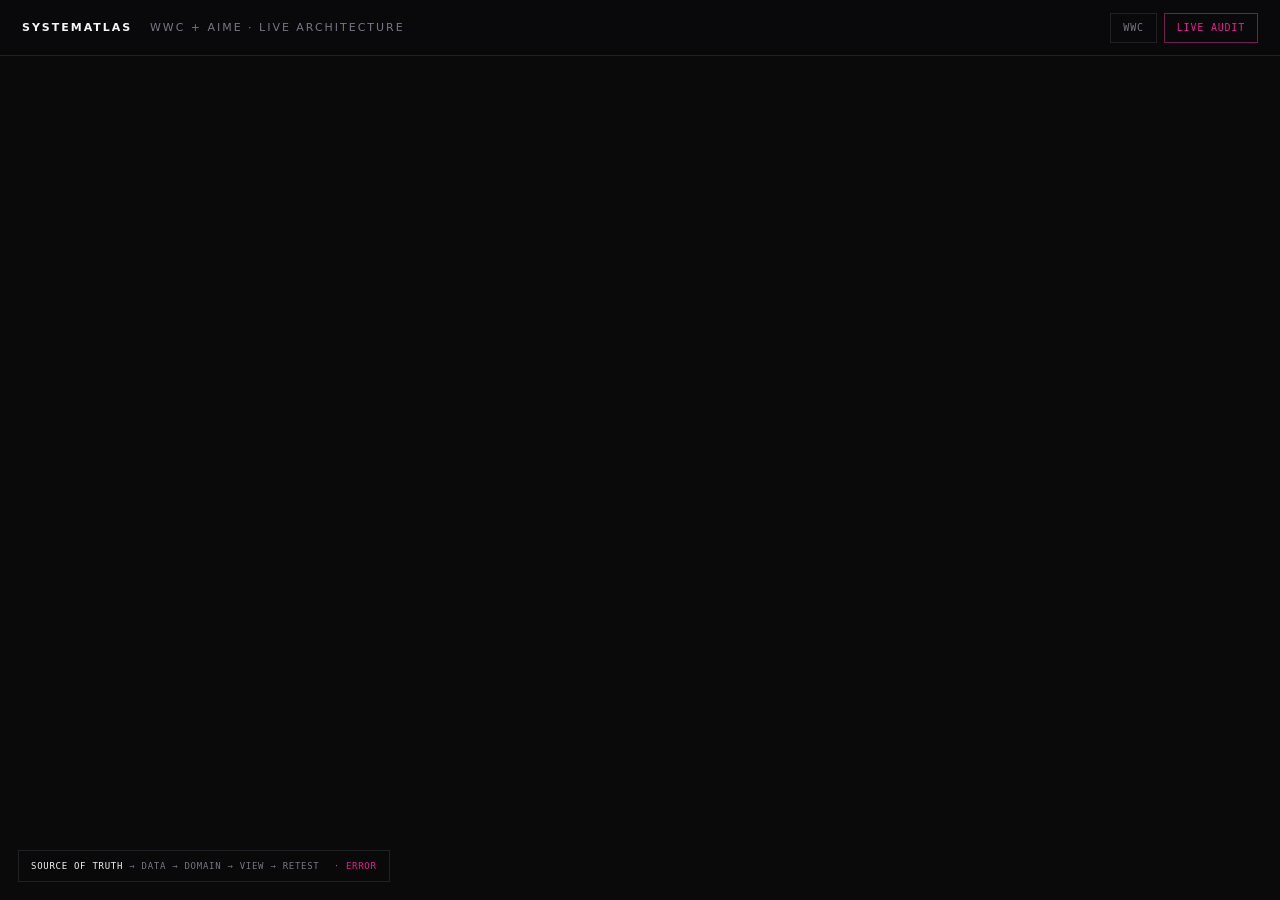
<file: systematlas.html>
<!doctype html>
<html lang="en">
<head>
<meta charset="utf-8">
<meta name="viewport" content="width=device-width,initial-scale=1">
<title>SYSTEMATLAS — WWC + AIME</title>
<style>
:root{--bg:#0a0a0b;--surface:#101012;--line:#202025;--text:#f5f5f7;--muted:#777783;--f:#e91e8c;--ok:#d9f7e7;--warn:#f4d58b;--bad:#ff9b9b}
*{box-sizing:border-box}html,body{margin:0;width:100%;height:100%;overflow:hidden;background:var(--bg);color:var(--text);font-family:Inter,system-ui,sans-serif}
#atlas{position:fixed;inset:0;border:0;width:100%;height:100%;background:#0a0a0b}
#top{position:fixed;z-index:20;top:0;left:0;right:0;height:56px;display:flex;align-items:center;justify-content:space-between;padding:0 22px;background:rgba(10,10,11,.82);border-bottom:1px solid var(--line);backdrop-filter:blur(18px)}
.brand{font-size:11px;letter-spacing:.18em;text-transform:uppercase;font-weight:600}.brand span{color:var(--muted);font-weight:400;margin-left:12px}
.actions{display:flex;gap:7px}.btn{height:30px;padding:0 12px;background:transparent;border:1px solid var(--line);color:var(--muted);font:10px ui-monospace,monospace;letter-spacing:.08em;text-transform:uppercase;cursor:pointer}.btn:hover,.btn.active{color:var(--text);border-color:#555560}.btn.f{color:var(--f);border-color:#70204e}
#audit{position:fixed;z-index:21;top:72px;right:18px;width:min(390px,calc(100vw - 36px));max-height:calc(100vh - 100px);overflow:auto;background:rgba(12,12,14,.95);border:1px solid var(--line);backdrop-filter:blur(22px);transform:translateX(calc(100% + 30px));transition:.45s ease;padding:18px}
#audit.open{transform:translateX(0)}h2{font-size:16px;font-weight:400;margin:0 0 4px}h3{font:9px ui-monospace,monospace;letter-spacing:.16em;color:var(--muted);text-transform:uppercase;margin:20px 0 9px}
.sub{font-size:11px;line-height:1.6;color:var(--muted)}#health{display:grid;grid-template-columns:repeat(4,1fr);gap:6px;margin:14px 0}.stat{border:1px solid var(--line);padding:10px 7px;text-align:center}.stat b{display:block;font:16px ui-monospace,monospace}.stat span{font:8px ui-monospace,monospace;color:var(--muted);text-transform:uppercase}
.domain{border-top:1px solid var(--line);padding:11px 0;display:grid;grid-template-columns:8px 1fr auto;gap:10px;align-items:start}.dot{width:7px;height:7px;border-radius:50%;margin-top:4px;background:var(--muted)}.dot.ok{background:#b9e9ce}.dot.warn{background:var(--warn)}.dot.bad{background:var(--bad)}.dn{font-size:11px;letter-spacing:.05em}.details{font:9px/1.5 ui-monospace,monospace;color:var(--muted);margin-top:3px}.state{font:8px ui-monospace,monospace;letter-spacing:.08em;color:var(--muted);white-space:nowrap}
#flow{position:fixed;z-index:19;left:18px;bottom:18px;padding:10px 12px;border:1px solid var(--line);background:rgba(10,10,11,.78);font:9px ui-monospace,monospace;letter-spacing:.08em;color:var(--muted);backdrop-filter:blur(12px)}
#flow strong{color:var(--text);font-weight:400}#refreshing{color:var(--f);margin-left:8px}
@media(max-width:700px){#top{padding:0 12px}.brand span{display:none}.btn{padding:0 9px}#flow{display:none}}
</style>
</head>
<body>
<iframe id="atlas" title="SYSTEMATLAS architecture" src="https://raw.githubusercontent.com/mattmezstitchlab/SYSTEMATLAS/main/index.html"></iframe>
<div id="top">
  <div class="brand">SYSTEMATLAS <span>WWC + AIME · LIVE ARCHITECTURE</span></div>
  <div class="actions">
    <button class="btn" id="back" onclick="location.href='./index.html'">WWC</button>
    <button class="btn f" id="auditBtn" onclick="toggleAudit()">LIVE AUDIT</button>
  </div>
</div>
<aside id="audit">
  <h2>Reality ↔ Architecture</h2>
  <div class="sub">SYSTEMATLAS reste la carte centrale. Ce panneau branche la carte sur les repositories publics et vérifie les points d'ancrage réellement présents. La présence d'un fichier ne constitue pas, à elle seule, une validation fonctionnelle.</div>
  <div id="health"><div class="stat"><b id="ok">—</b><span>connected</span></div><div class="stat"><b id="partial">—</b><span>partial</span></div><div class="stat"><b id="missing">—</b><span>missing</span></div><div class="stat"><b id="commit">—</b><span>commit</span></div></div>
  <h3>WWC · propagation map</h3><div id="domains"></div>
  <h3>Source</h3><div class="sub" id="source">Loading repository state…</div>
</aside>
<div id="flow"><strong>SOURCE OF TRUTH</strong> → DATA → DOMAIN → VIEW → RETEST <span id="refreshing"></span></div>
<script>
const REPO='mattmezstitchlab/WORLDWEDDING';
const ATLAS='mattmezstitchlab/SYSTEMATLAS';
const MAP=[
 ['WORLD',['index.html','destinations.js']],
 ['365 EDITIONS',['index.html','destinations.js']],
 ['MY SPACE',['index.html','living-grid.js','aime-universal.js']],
 ['UNIVERSAL GRID',['universal-grid.html','universal-grid-core.js','universal-translator.js']],
 ['MIRRORS',['mirrors.html']],
 ['RELATIONS / RIPPLE',['index.html','living-grid.js']],
 ['TIMELINE / 24H',['index.html']],
 ['MUSIC',['universal-translator.js','universal-grid.html']],
 ['VALUE',['universal-grid.html','aime-universal.js']],
 ['ARCHIVE / TRANSMISSION',['aime-universal.js','living-grid.js']],
 ['AIME',['aime-universal.js','aime-universal.css','living-grid.js']]
];
async function getJSON(url){const r=await fetch(url,{headers:{Accept:'application/vnd.github+json'}});if(!r.ok)throw new Error(r.status);return r.json()}
async function audit(){
 document.getElementById('refreshing').textContent='· scanning';
 try{
  const [files,head,atlas]=await Promise.all([
   getJSON('https://api.github.com/repos/'+REPO+'/contents'),
   getJSON('https://api.github.com/repos/'+REPO+'/commits/main'),
   getJSON('https://api.github.com/repos/'+ATLAS+'/commits/main')
  ]);
  const names=new Set(files.map(x=>x.name));
  let good=0,partial=0,missing=0;
  const root=document.getElementById('domains');root.innerHTML='';
  MAP.forEach(([name,need])=>{
   const present=need.filter(x=>names.has(x)), absent=need.filter(x=>!names.has(x));
   let state=absent.length===0?'CONNECTED':present.length?'PARTIAL':'MISSING';
   if(state==='CONNECTED')good++; else if(state==='PARTIAL')partial++; else missing++;
   const el=document.createElement('div');el.className='domain';
   el.innerHTML='<i class="dot '+(state==='CONNECTED'?'ok':state==='PARTIAL'?'warn':'bad')+'"></i><div><div class="dn">'+name+'</div><div class="details">REAL: '+present.join(' · ')+(absent.length?' · ABSENT: '+absent.join(' · '):'')+'</div></div><div class="state">'+state+'</div>';
   root.appendChild(el);
  });
  document.getElementById('ok').textContent=good;
  document.getElementById('partial').textContent=partial;
  document.getElementById('missing').textContent=missing;
  document.getElementById('commit').textContent=head.sha.slice(0,7);
  document.getElementById('source').innerHTML='WORLDWEDDING <b>'+head.sha.slice(0,12)+'</b><br>SYSTEMATLAS <b>'+atlas.sha.slice(0,12)+'</b><br>Architecture source is live from SYSTEMATLAS/main.';
  document.getElementById('refreshing').textContent='· '+new Date().toLocaleTimeString();
 }catch(e){
  document.getElementById('source').textContent='Audit unavailable: '+e.message;
  document.getElementById('refreshing').textContent='· ERROR';
 }
}
function toggleAudit(){document.getElementById('audit').classList.toggle('open');document.getElementById('auditBtn').classList.toggle('active');if(document.getElementById('audit').classList.contains('open'))audit()}
audit();setInterval(audit,60000);
</script>
</body></html>
</file>
